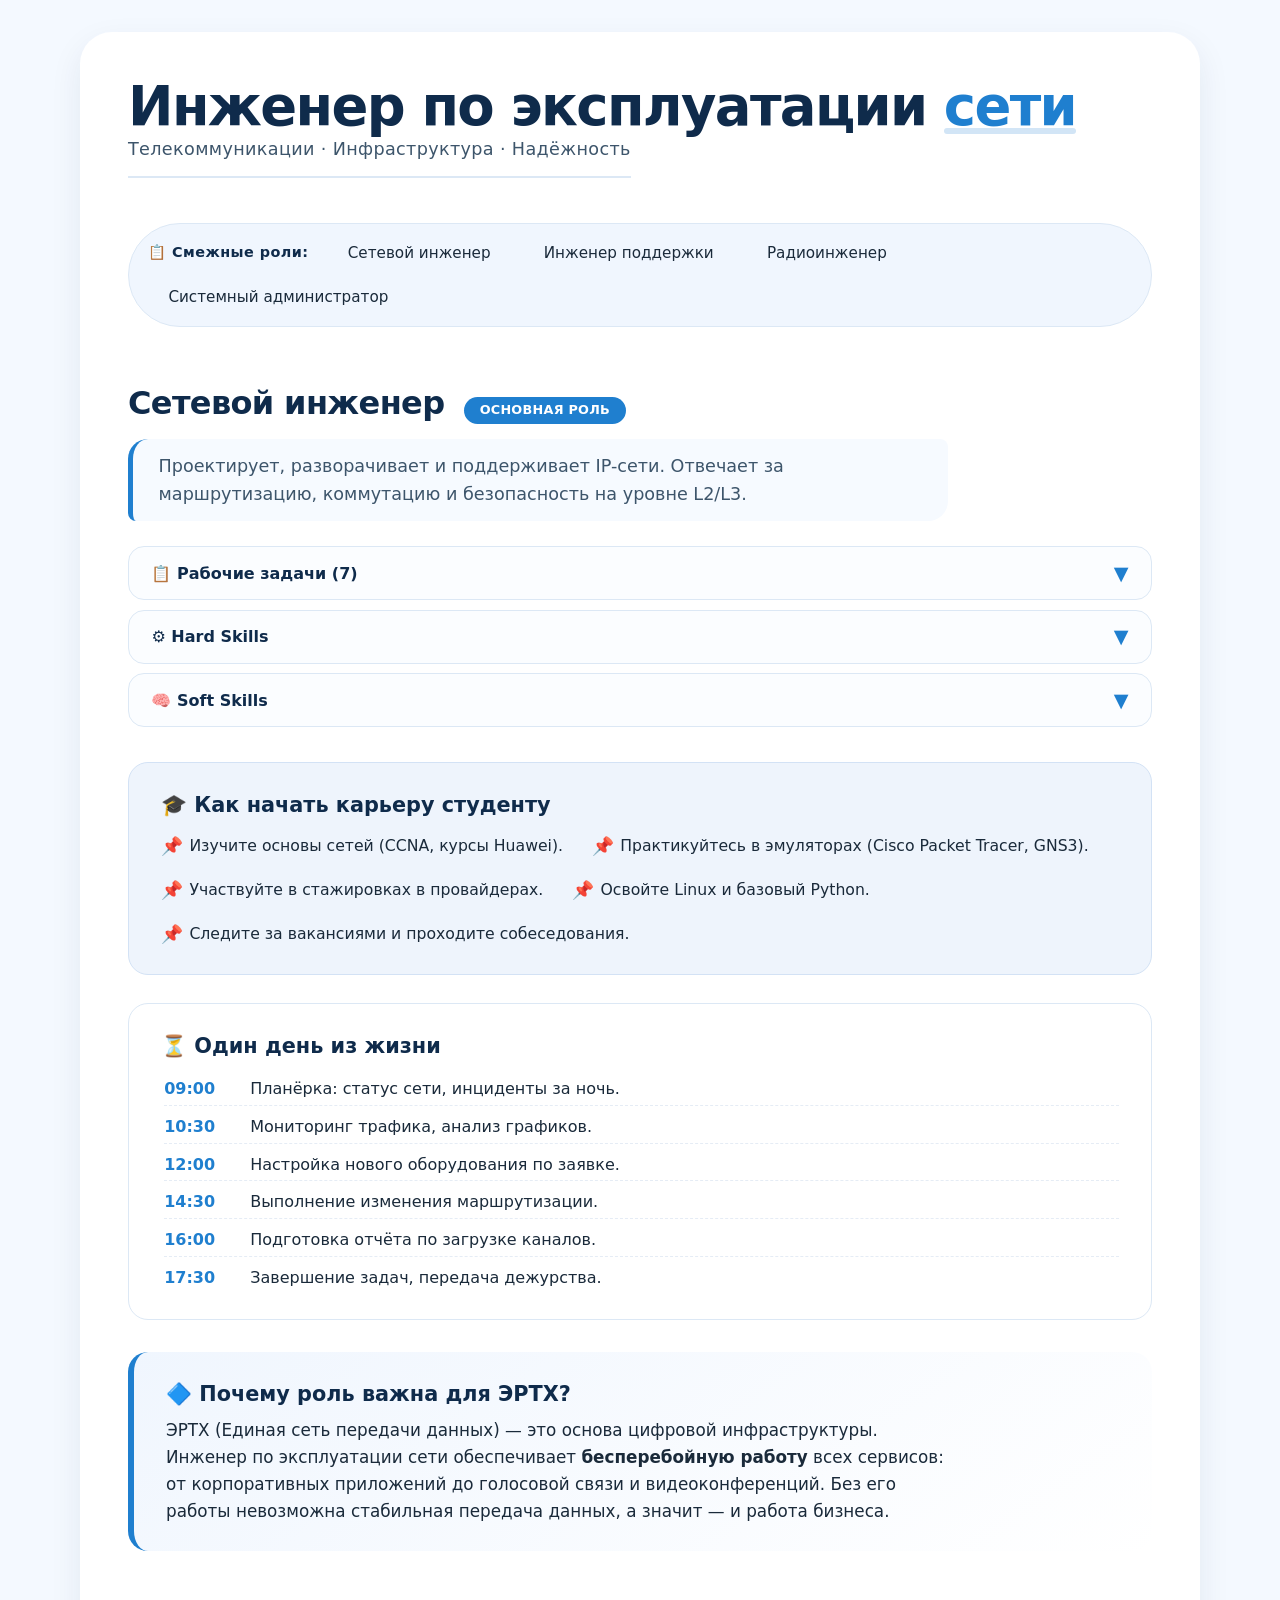
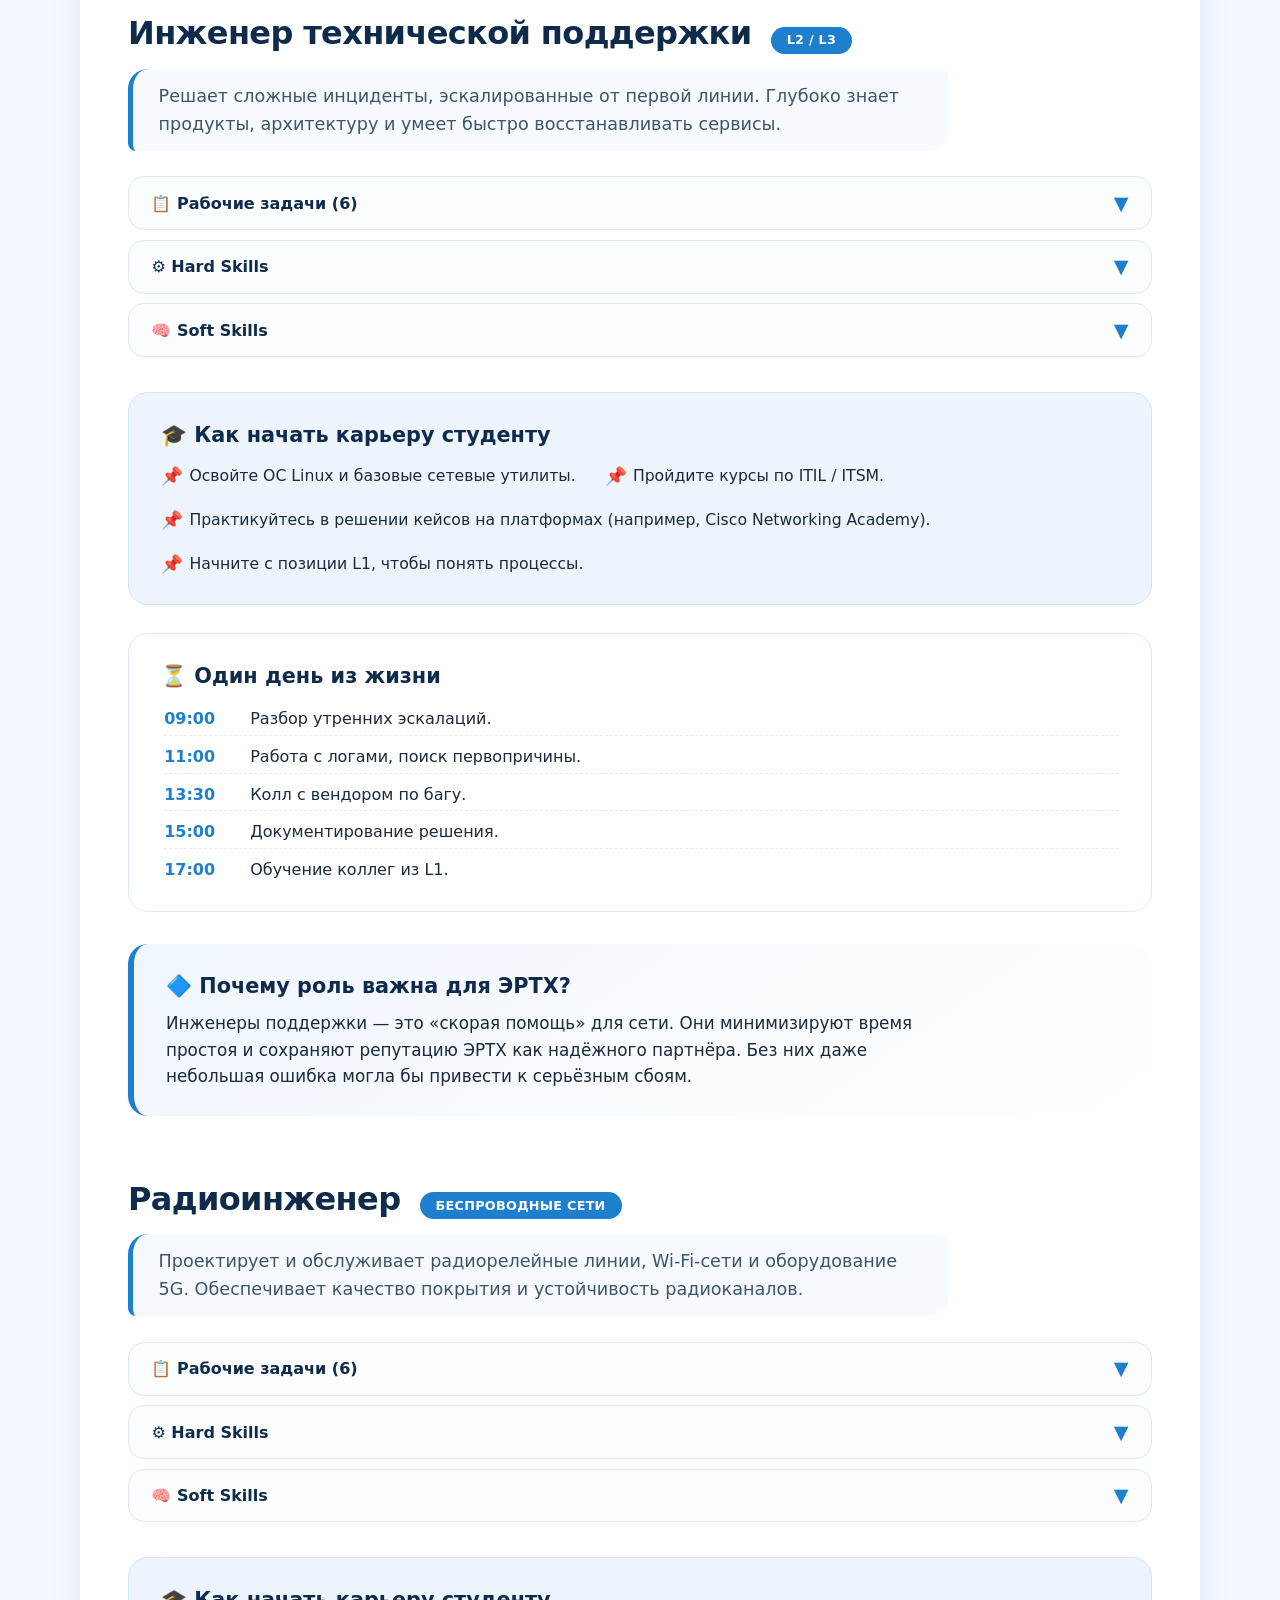
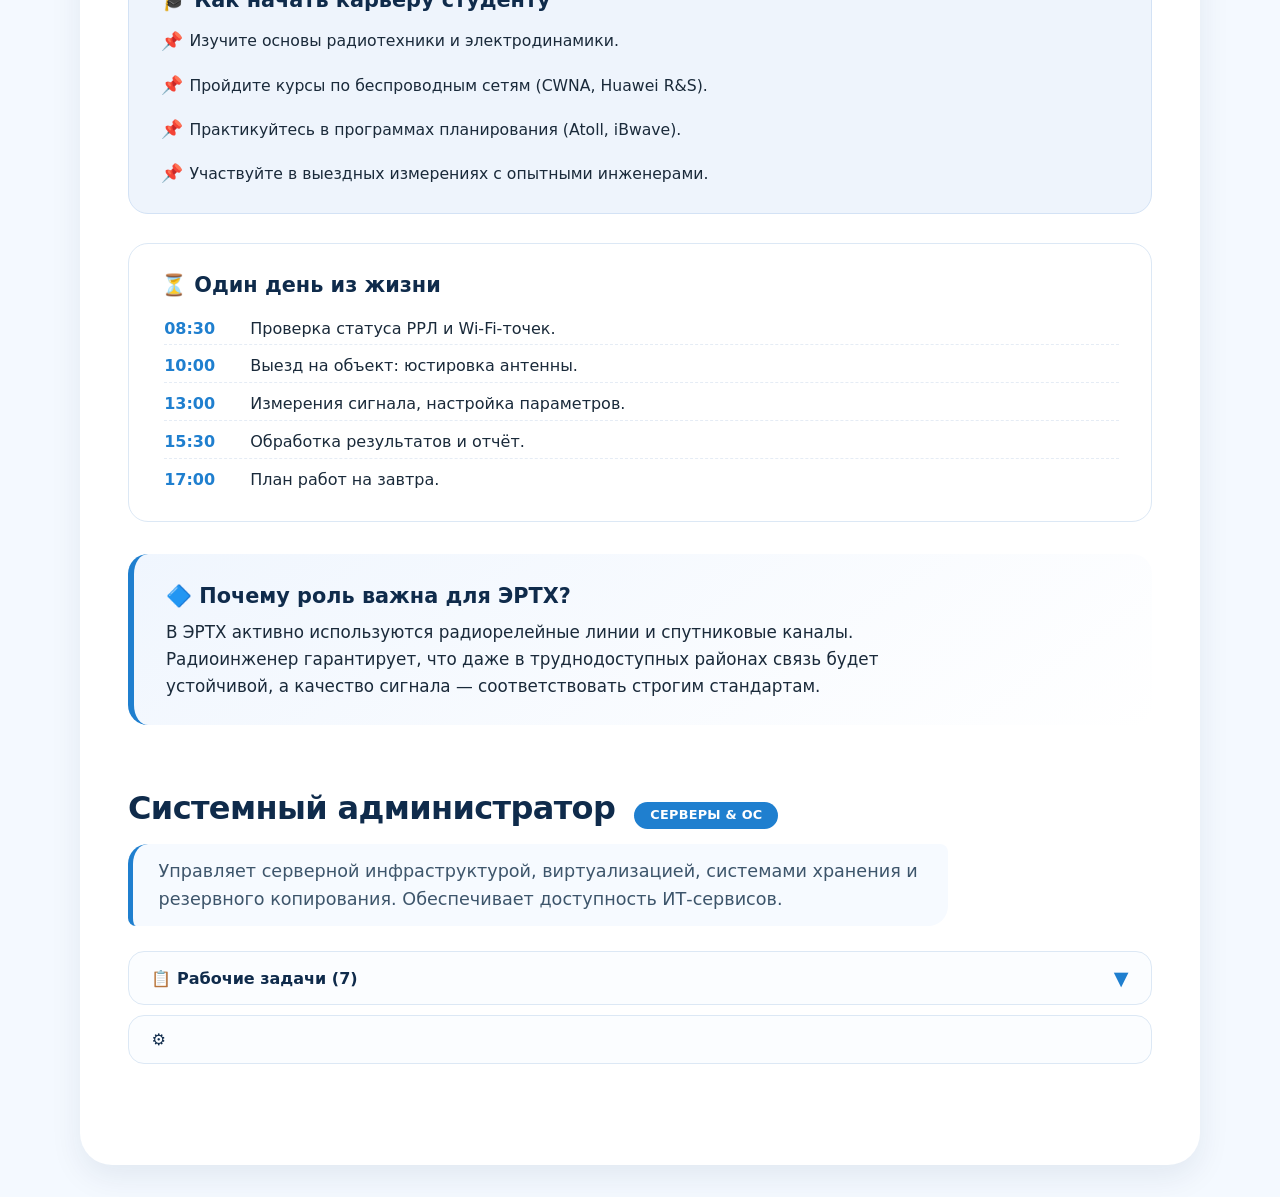
<file: apps/viewer/data/proto/index_1.html>
<!DOCTYPE html>
<html lang="ru">
<head>
    <meta charset="UTF-8" />
    <meta name="viewport" content="width=device-width, initial-scale=1.0" />
    <title>Инженер по эксплуатации сети | Профессия</title>

    <style>
        /* ----- БАЗОВЫЙ СБРОС И ПЕРЕМЕННЫЕ ----- */
        * {
            margin: 0;
            padding: 0;
            box-sizing: border-box;
        }

        :root {
            --primary: #0f2b4b;
            --primary-light: #1a5f9e;
            --accent: #1f7fcf;
            --bg-light: #f4f9ff;
            --text-dark: #1a2a3a;
            --text-muted: #3d556b;
            --border-soft: #dce8f5;
            --shadow-card: 0 12px 32px rgba(15, 43, 75, 0.08);
            --radius-lg: 32px;
            --radius-md: 20px;
            --transition: 0.25s cubic-bezier(0.2, 0, 0, 1);
        }

        html {
            scroll-behavior: smooth;
        }

        body {
            font-family: system-ui, -apple-system, 'Segoe UI', Roboto, 'Helvetica Neue', sans-serif;
            background: var(--bg-light);
            color: var(--text-dark);
            line-height: 1.6;
            padding: 2rem 1.5rem;
        }

        .container {
            max-width: 1120px;
            margin: 0 auto;
            background: #ffffff;
            border-radius: var(--radius-lg);
            padding: 2.8rem 3rem 3.5rem;
            box-shadow: var(--shadow-card);
            transition: box-shadow var(--transition);
        }

        .container:hover {
            box-shadow: 0 20px 48px rgba(15, 43, 75, 0.12);
        }

        /* ----- ШАПКА (HEADER) ----- */
        .header {
            margin-bottom: 2.8rem;
        }

        .main-title {
            font-size: 3.4rem;
            font-weight: 750;
            letter-spacing: -0.03em;
            line-height: 1.1;
            color: var(--primary);
        }

        .main-title .accent {
            color: var(--accent);
            position: relative;
        }
        .main-title .accent::after {
            content: '';
            position: absolute;
            left: 0;
            bottom: 4px;
            width: 100%;
            height: 6px;
            background: var(--accent);
            opacity: 0.2;
            border-radius: 4px;
        }

        .title-sub {
            font-size: 1.1rem;
            font-weight: 450;
            color: var(--text-muted);
            margin-top: -0.1rem;
            letter-spacing: 0.02em;
            border-bottom: 2px solid var(--border-soft);
            padding-bottom: 0.8rem;
            display: inline-block;
        }

        /* ----- НАВИГАЦИЯ ПО ПРОФЕССИЯМ (СПИСОК) ----- */
        .prof-nav {
            background: #f0f6fe;
            border-radius: 60px;
            padding: 0.6rem 1.2rem;
            margin-bottom: 2.8rem;
            display: flex;
            flex-wrap: wrap;
            align-items: center;
            gap: 0.3rem 0.8rem;
            border: 1px solid var(--border-soft);
        }

        .prof-nav-label {
            font-weight: 600;
            color: var(--primary);
            font-size: 0.9rem;
            letter-spacing: 0.03em;
            margin-right: 0.4rem;
        }

        .prof-link {
            display: inline-block;
            padding: 0.4rem 1.2rem;
            border-radius: 40px;
            font-size: 0.95rem;
            font-weight: 500;
            color: var(--text-dark);
            background: transparent;
            border: 1px solid transparent;
            transition: var(--transition);
            cursor: pointer;
            text-decoration: none;
        }

        .prof-link:hover {
            background: #ffffff;
            border-color: var(--accent);
            color: var(--primary);
            box-shadow: 0 4px 12px rgba(26, 95, 158, 0.08);
            transform: translateY(-2px);
        }

        .prof-link:active {
            transform: scale(0.96);
        }

        /* ----- ОПИСАНИЕ ПРОФЕССИЙ (КАРТОЧКИ) ----- */
        .prof-section {
            margin-bottom: 3.2rem;
            padding-top: 0.4rem;
            scroll-margin-top: 1.2rem;
        }

        .prof-section:last-of-type {
            margin-bottom: 2.8rem;
        }

        .prof-header {
            display: flex;
            align-items: baseline;
            flex-wrap: wrap;
            gap: 0.6rem 1.2rem;
            margin-bottom: 0.6rem;
        }

        .prof-name {
            font-size: 2rem;
            font-weight: 700;
            color: var(--primary);
            letter-spacing: -0.02em;
        }

        .prof-badge {
            font-size: 0.8rem;
            font-weight: 600;
            background: var(--accent);
            color: #fff;
            padding: 0.2rem 1rem;
            border-radius: 40px;
            letter-spacing: 0.02em;
            text-transform: uppercase;
        }

        .prof-desc {
            font-size: 1.1rem;
            color: var(--text-muted);
            background: #f6faff;
            padding: 0.8rem 1.6rem;
            border-radius: 20px 8px 20px 8px;
            border-left: 5px solid var(--accent);
            margin-bottom: 1.6rem;
            max-width: 820px;
        }

        /* ----- СПОЙЛЕРЫ (аккордеон) ----- */
        .spoiler-group {
            display: flex;
            flex-direction: column;
            gap: 0.6rem;
            margin: 1.2rem 0 1.8rem;
        }

        .spoiler-item {
            border: 1px solid var(--border-soft);
            border-radius: 16px;
            overflow: hidden;
            background: #fbfdff;
            transition: border-color var(--transition);
        }

        .spoiler-item:hover {
            border-color: #b6cee9;
        }

        .spoiler-toggle {
            display: flex;
            justify-content: space-between;
            align-items: center;
            width: 100%;
            padding: 0.9rem 1.4rem;
            background: transparent;
            border: none;
            font-size: 1rem;
            font-weight: 600;
            color: var(--primary);
            cursor: pointer;
            transition: background var(--transition);
            text-align: left;
            font-family: inherit;
        }

        .spoiler-toggle:hover {
            background: #eef5fe;
        }

        .spoiler-toggle .arrow {
            font-size: 1.2rem;
            transition: transform var(--transition);
            color: var(--accent);
        }

        .spoiler-content {
            max-height: 0;
            overflow: hidden;
            transition: max-height 0.35s ease, padding 0.3s ease;
            padding: 0 1.4rem;
            background: #ffffff;
        }

        .spoiler-content-inner {
            padding: 0.4rem 0 1.2rem;
            color: var(--text-dark);
        }

        .spoiler-content-inner ul {
            list-style: none;
            padding-left: 0.4rem;
        }

        .spoiler-content-inner li {
            position: relative;
            padding-left: 1.6rem;
            margin-bottom: 0.35rem;
        }

        .spoiler-content-inner li::before {
            content: "▹";
            position: absolute;
            left: 0;
            color: var(--accent);
            font-weight: 600;
        }

        .skills-grid {
            display: flex;
            flex-wrap: wrap;
            gap: 0.6rem 1rem;
            margin-top: 0.4rem;
        }

        .skill-tag {
            background: #e8f0fe;
            padding: 0.2rem 1rem;
            border-radius: 40px;
            font-size: 0.9rem;
            color: var(--primary);
            font-weight: 500;
        }

        .skill-tag.soft {
            background: #e6f3e8;
            color: #1d6b3a;
        }

        /* Открытое состояние — через класс .open (добавляется JS) */
        .spoiler-item.open .spoiler-content {
            max-height: 600px;
            padding: 0 1.4rem;
        }

        .spoiler-item.open .arrow {
            transform: rotate(180deg);
        }

        /* ----- БЛОК "КАК НАЧАТЬ КАРЬЕРУ" ----- */
        .career-block {
            background: #eef4fc;
            border-radius: var(--radius-md);
            padding: 1.6rem 2rem;
            margin: 2.2rem 0 1.8rem;
            border: 1px solid #d3e2f5;
        }

        .career-block h3 {
            font-size: 1.3rem;
            color: var(--primary);
            margin-bottom: 0.6rem;
            display: flex;
            align-items: center;
            gap: 0.6rem;
        }

        .career-steps {
            display: flex;
            flex-wrap: wrap;
            gap: 1rem 1.8rem;
            list-style: none;
            padding-left: 0;
        }

        .career-steps li {
            display: flex;
            align-items: center;
            gap: 0.4rem;
            font-size: 0.98rem;
        }

        .career-steps li::before {
            content: "📌";
            font-size: 1.1rem;
        }

        /* ----- БЛОК "ОДИН ДЕНЬ ИЗ ЖИЗНИ" ----- */
        .day-block {
            background: #ffffff;
            border-radius: var(--radius-md);
            padding: 1.6rem 2rem;
            margin: 1.8rem 0;
            border: 1px solid var(--border-soft);
        }

        .day-block h3 {
            font-size: 1.3rem;
            color: var(--primary);
            display: flex;
            align-items: center;
            gap: 0.6rem;
            margin-bottom: 0.6rem;
        }

        .day-timeline {
            display: flex;
            flex-direction: column;
            gap: 0.3rem;
            padding-left: 0.2rem;
        }

        .day-timeline-item {
            display: flex;
            gap: 1rem;
            padding: 0.2rem 0;
            border-bottom: 1px dashed #e5ecf5;
        }

        .day-timeline-item:last-child {
            border-bottom: none;
        }

        .day-time {
            font-weight: 600;
            color: var(--accent);
            min-width: 70px;
            flex-shrink: 0;
        }

        /* ----- БЛОК "ПОЧЕМУ РОЛЬ ВАЖНА ДЛЯ ЭРТХ" ----- */
        .importance-block {
            background: linear-gradient(145deg, #f0f6fe, #ffffff);
            border-radius: var(--radius-md);
            padding: 1.6rem 2rem;
            margin: 2rem 0 0.6rem;
            border-left: 6px solid var(--accent);
        }

        .importance-block h3 {
            font-size: 1.3rem;
            color: var(--primary);
            display: flex;
            align-items: center;
            gap: 0.6rem;
            margin-bottom: 0.4rem;
        }

        .importance-block p {
            font-size: 1.05rem;
            color: var(--text-dark);
            max-width: 780px;
        }

        /* ----- АДАПТИВНОСТЬ ----- */
        @media (max-width: 820px) {
            .container {
                padding: 1.8rem 1.4rem 2.2rem;
            }
            .main-title {
                font-size: 2.5rem;
            }
            .prof-nav {
                border-radius: 30px;
                padding: 0.6rem 1rem;
            }
            .prof-link {
                font-size: 0.85rem;
                padding: 0.3rem 0.9rem;
            }
            .prof-name {
                font-size: 1.7rem;
            }
        }

        @media (max-width: 500px) {
            body {
                padding: 0.8rem;
            }
            .container {
                padding: 1.2rem 1rem 1.8rem;
                border-radius: 24px;
            }
            .main-title {
                font-size: 2rem;
            }
            .title-sub {
                font-size: 0.9rem;
            }
            .prof-nav {
                flex-direction: column;
                align-items: stretch;
                border-radius: 20px;
                gap: 0.2rem;
            }
            .prof-link {
                text-align: center;
                padding: 0.5rem 0.8rem;
                border-radius: 30px;
            }
            .prof-desc {
                font-size: 0.95rem;
                padding: 0.6rem 1rem;
            }
            .prof-name {
                font-size: 1.4rem;
            }
            .spoiler-toggle {
                font-size: 0.9rem;
                padding: 0.7rem 1rem;
            }
            .career-steps {
                flex-direction: column;
                gap: 0.3rem;
            }
            .day-timeline-item {
                flex-wrap: wrap;
                gap: 0.1rem;
            }
            .day-time {
                min-width: 60px;
            }
            .importance-block p {
                font-size: 0.95rem;
            }
        }
    </style>
</head>
<body>

<div class="container">

    <!-- ========== ШАПКА ========== -->
    <header class="header">
        <h1 class="main-title">
            Инженер по эксплуатации <span class="accent">сети</span>
        </h1>
        <div class="title-sub">Телекоммуникации · Инфраструктура · Надёжность</div>
    </header>

    <!-- ========== НАВИГАЦИЯ ПО ПРОФЕССИЯМ ========== -->
    <nav class="prof-nav">
        <span class="prof-nav-label">📋 Смежные роли:</span>
        <a href="#prof-network" class="prof-link">Сетевой инженер</a>
        <a href="#prof-support" class="prof-link">Инженер поддержки</a>
        <a href="#prof-radio" class="prof-link">Радиоинженер</a>
        <a href="#prof-sysadmin" class="prof-link">Системный администратор</a>
    </nav>

    <!-- ========================================================== -->
    <!-- 1. ПРОФЕССИЯ: СЕТЕВОЙ ИНЖЕНЕР (ОСНОВНАЯ)                   -->
    <!-- ========================================================== -->
    <section class="prof-section" id="prof-network">
        <div class="prof-header">
            <h2 class="prof-name">Сетевой инженер</h2>
            <span class="prof-badge">основная роль</span>
        </div>
        <div class="prof-desc">
            Проектирует, разворачивает и поддерживает IP-сети. Отвечает за маршрутизацию,
            коммутацию и безопасность на уровне L2/L3.
        </div>

        <!-- СПОЙЛЕРЫ (ЗАДАЧИ, HARD SKILLS, SOFT SKILLS) -->
        <div class="spoiler-group">
            <!-- Задачи -->
            <div class="spoiler-item">
                <button class="spoiler-toggle" aria-expanded="false">
                    <span>📋 Рабочие задачи (7)</span>
                    <span class="arrow">▼</span>
                </button>
                <div class="spoiler-content">
                    <div class="spoiler-content-inner">
                        <ul>
                            <li>Настройка и мониторинг маршрутизаторов (Cisco, Huawei, Juniper).</li>
                            <li>Оптимизация трафика и управление QoS.</li>
                            <li>Диагностика и устранение аварий (troubleshooting).</li>
                            <li>Планирование и резервирование каналов связи.</li>
                            <li>Внедрение политик безопасности (ACL, VPN, Firewall).</li>
                            <li>Документирование сетевой топологии и изменений.</li>
                            <li>Взаимодействие с провайдерами и заказчиками.</li>
                        </ul>
                    </div>
                </div>
            </div>

            <!-- Hard Skills -->
            <div class="spoiler-item">
                <button class="spoiler-toggle" aria-expanded="false">
                    <span>⚙️ Hard Skills</span>
                    <span class="arrow">▼</span>
                </button>
                <div class="spoiler-content">
                    <div class="spoiler-content-inner">
                        <div class="skills-grid">
                            <span class="skill-tag">TCP/IP, BGP, OSPF, MPLS</span>
                            <span class="skill-tag">Cisco IOS / NX-OS</span>
                            <span class="skill-tag">Huawei VRP</span>
                            <span class="skill-tag">Zabbix / Prometheus</span>
                            <span class="skill-tag">Wireshark, tcpdump</span>
                            <span class="skill-tag">Python (автоматизация)</span>
                            <span class="skill-tag">SDN / NFV</span>
                        </div>
                    </div>
                </div>
            </div>

            <!-- Soft Skills -->
            <div class="spoiler-item">
                <button class="spoiler-toggle" aria-expanded="false">
                    <span>🧠 Soft Skills</span>
                    <span class="arrow">▼</span>
                </button>
                <div class="spoiler-content">
                    <div class="spoiler-content-inner">
                        <div class="skills-grid">
                            <span class="skill-tag soft">Аналитическое мышление</span>
                            <span class="skill-tag soft">Стрессоустойчивость</span>
                            <span class="skill-tag soft">Коммуникация</span>
                            <span class="skill-tag soft">Командная работа</span>
                            <span class="skill-tag soft">Системное мышление</span>
                            <span class="skill-tag soft">Самоорганизация</span>
                        </div>
                    </div>
                </div>
            </div>
        </div>

        <!-- КАК НАЧАТЬ КАРЬЕРУ СТУДЕНТУ -->
        <div class="career-block">
            <h3>🎓 Как начать карьеру студенту</h3>
            <ul class="career-steps">
                <li>Изучите основы сетей (CCNA, курсы Huawei).</li>
                <li>Практикуйтесь в эмуляторах (Cisco Packet Tracer, GNS3).</li>
                <li>Участвуйте в стажировках в провайдерах.</li>
                <li>Освойте Linux и базовый Python.</li>
                <li>Следите за вакансиями и проходите собеседования.</li>
            </ul>
        </div>

        <!-- ОДИН ДЕНЬ ИЗ ЖИЗНИ -->
        <div class="day-block">
            <h3>⏳ Один день из жизни</h3>
            <div class="day-timeline">
                <div class="day-timeline-item"><span class="day-time">09:00</span>Планёрка: статус сети, инциденты за ночь.</div>
                <div class="day-timeline-item"><span class="day-time">10:30</span>Мониторинг трафика, анализ графиков.</div>
                <div class="day-timeline-item"><span class="day-time">12:00</span>Настройка нового оборудования по заявке.</div>
                <div class="day-timeline-item"><span class="day-time">14:30</span>Выполнение изменения маршрутизации.</div>
                <div class="day-timeline-item"><span class="day-time">16:00</span>Подготовка отчёта по загрузке каналов.</div>
                <div class="day-timeline-item"><span class="day-time">17:30</span>Завершение задач, передача дежурства.</div>
            </div>
        </div>

        <!-- ПОЧЕМУ РОЛЬ ВАЖНА ДЛЯ ЭРТХ -->
        <div class="importance-block">
            <h3>🔷 Почему роль важна для ЭРТХ?</h3>
            <p>
                ЭРТХ (Единая сеть передачи данных) — это основа цифровой инфраструктуры.
                Инженер по эксплуатации сети обеспечивает <strong>бесперебойную работу</strong>
                всех сервисов: от корпоративных приложений до голосовой связи и видеоконференций.
                Без его работы невозможна стабильная передача данных, а значит — и работа бизнеса.
            </p>
        </div>
    </section>

    <!-- ========================================================== -->
    <!-- 2. ПРОФЕССИЯ: ИНЖЕНЕР ПОДДЕРЖКИ                             -->
    <!-- ========================================================== -->
    <section class="prof-section" id="prof-support">
        <div class="prof-header">
            <h2 class="prof-name">Инженер технической поддержки</h2>
            <span class="prof-badge">L2 / L3</span>
        </div>
        <div class="prof-desc">
            Решает сложные инциденты, эскалированные от первой линии. Глубоко знает продукты,
            архитектуру и умеет быстро восстанавливать сервисы.
        </div>

        <div class="spoiler-group">
            <div class="spoiler-item">
                <button class="spoiler-toggle" aria-expanded="false">
                    <span>📋 Рабочие задачи (6)</span>
                    <span class="arrow">▼</span>
                </button>
                <div class="spoiler-content">
                    <div class="spoiler-content-inner">
                        <ul>
                            <li>Приём и квалификация сложных заявок.</li>
                            <li>Анализ логов, дампов и трассировок.</li>
                            <li>Восстановление сервисов по регламентам.</li>
                            <li>Взаимодействие с разработкой и вендорами.</li>
                            <li>Составление баз знаний и статей для L1.</li>
                            <li>Обучение младших специалистов.</li>
                        </ul>
                    </div>
                </div>
            </div>
            <div class="spoiler-item">
                <button class="spoiler-toggle" aria-expanded="false">
                    <span>⚙️ Hard Skills</span>
                    <span class="arrow">▼</span>
                </button>
                <div class="spoiler-content">
                    <div class="spoiler-content-inner">
                        <div class="skills-grid">
                            <span class="skill-tag">Linux / Windows Server</span>
                            <span class="skill-tag">Стек TCP/IP, DNS, DHCP</span>
                            <span class="skill-tag">Базы данных (SQL)</span>
                            <span class="skill-tag">Скриптинг (Bash, Python)</span>
                            <span class="skill-tag">Jira / ServiceNow</span>
                        </div>
                    </div>
                </div>
            </div>
            <div class="spoiler-item">
                <button class="spoiler-toggle" aria-expanded="false">
                    <span>🧠 Soft Skills</span>
                    <span class="arrow">▼</span>
                </button>
                <div class="spoiler-content">
                    <div class="spoiler-content-inner">
                        <div class="skills-grid">
                            <span class="skill-tag soft">Эмпатия и терпение</span>
                            <span class="skill-tag soft">Системное мышление</span>
                            <span class="skill-tag soft">Умение объяснять сложное</span>
                            <span class="skill-tag soft">Самодисциплина</span>
                        </div>
                    </div>
                </div>
            </div>
        </div>

        <div class="career-block">
            <h3>🎓 Как начать карьеру студенту</h3>
            <ul class="career-steps">
                <li>Освойте ОС Linux и базовые сетевые утилиты.</li>
                <li>Пройдите курсы по ITIL / ITSM.</li>
                <li>Практикуйтесь в решении кейсов на платформах (например, Cisco Networking Academy).</li>
                <li>Начните с позиции L1, чтобы понять процессы.</li>
            </ul>
        </div>

        <div class="day-block">
            <h3>⏳ Один день из жизни</h3>
            <div class="day-timeline">
                <div class="day-timeline-item"><span class="day-time">09:00</span>Разбор утренних эскалаций.</div>
                <div class="day-timeline-item"><span class="day-time">11:00</span>Работа с логами, поиск первопричины.</div>
                <div class="day-timeline-item"><span class="day-time">13:30</span>Колл с вендором по багу.</div>
                <div class="day-timeline-item"><span class="day-time">15:00</span>Документирование решения.</div>
                <div class="day-timeline-item"><span class="day-time">17:00</span>Обучение коллег из L1.</div>
            </div>
        </div>

        <div class="importance-block">
            <h3>🔷 Почему роль важна для ЭРТХ?</h3>
            <p>
                Инженеры поддержки — это «скорая помощь» для сети. Они минимизируют время простоя
                и сохраняют репутацию ЭРТХ как надёжного партнёра. Без них даже небольшая ошибка
                могла бы привести к серьёзным сбоям.
            </p>
        </div>
    </section>

    <!-- ========================================================== -->
    <!-- 3. ПРОФЕССИЯ: РАДИОИНЖЕНЕР                                 -->
    <!-- ========================================================== -->
    <section class="prof-section" id="prof-radio">
        <div class="prof-header">
            <h2 class="prof-name">Радиоинженер</h2>
            <span class="prof-badge">Беспроводные сети</span>
        </div>
        <div class="prof-desc">
            Проектирует и обслуживает радиорелейные линии, Wi-Fi-сети и оборудование 5G.
            Обеспечивает качество покрытия и устойчивость радиоканалов.
        </div>

        <div class="spoiler-group">
            <div class="spoiler-item">
                <button class="spoiler-toggle" aria-expanded="false">
                    <span>📋 Рабочие задачи (6)</span>
                    <span class="arrow">▼</span>
                </button>
                <div class="spoiler-content">
                    <div class="spoiler-content-inner">
                        <ul>
                            <li>Измерение уровня сигнала и качества канала.</li>
                            <li>Настройка радиорелейных станций (RRL).</li>
                            <li>Планирование частот и минимизация помех.</li>
                            <li>Мониторинг параметров беспроводных сегментов.</li>
                            <li>Выезды на объекты для пуско-наладочных работ.</li>
                            <li>Анализ статистики и отчёты по покрытию.</li>
                        </ul>
                    </div>
                </div>
            </div>
            <div class="spoiler-item">
                <button class="spoiler-toggle" aria-expanded="false">
                    <span>⚙️ Hard Skills</span>
                    <span class="arrow">▼</span>
                </button>
                <div class="spoiler-content">
                    <div class="spoiler-content-inner">
                        <div class="skills-grid">
                            <span class="skill-tag">Радиоволны, частотное планирование</span>
                            <span class="skill-tag">Оборудование: Huawei, Ericsson</span>
                            <span class="skill-tag">Wi-Fi 6 / 5G NR</span>
                            <span class="skill-tag">Спектроанализаторы</span>
                            <span class="skill-tag">iBwave, Atoll</span>
                        </div>
                    </div>
                </div>
            </div>
            <div class="spoiler-item">
                <button class="spoiler-toggle" aria-expanded="false">
                    <span>🧠 Soft Skills</span>
                    <span class="arrow">▼</span>
                </button>
                <div class="spoiler-content">
                    <div class="spoiler-content-inner">
                        <div class="skills-grid">
                            <span class="skill-tag soft">Пространственное мышление</span>
                            <span class="skill-tag soft">Работа руками (монтаж)</span>
                            <span class="skill-tag soft">Внимание к деталям</span>
                            <span class="skill-tag soft">Коммуникация с подрядчиками</span>
                        </div>
                    </div>
                </div>
            </div>
        </div>

        <div class="career-block">
            <h3>🎓 Как начать карьеру студенту</h3>
            <ul class="career-steps">
                <li>Изучите основы радиотехники и электродинамики.</li>
                <li>Пройдите курсы по беспроводным сетям (CWNA, Huawei R&S).</li>
                <li>Практикуйтесь в программах планирования (Atoll, iBwave).</li>
                <li>Участвуйте в выездных измерениях с опытными инженерами.</li>
            </ul>
        </div>

        <div class="day-block">
            <h3>⏳ Один день из жизни</h3>
            <div class="day-timeline">
                <div class="day-timeline-item"><span class="day-time">08:30</span>Проверка статуса РРЛ и Wi-Fi-точек.</div>
                <div class="day-timeline-item"><span class="day-time">10:00</span>Выезд на объект: юстировка антенны.</div>
                <div class="day-timeline-item"><span class="day-time">13:00</span>Измерения сигнала, настройка параметров.</div>
                <div class="day-timeline-item"><span class="day-time">15:30</span>Обработка результатов и отчёт.</div>
                <div class="day-timeline-item"><span class="day-time">17:00</span>План работ на завтра.</div>
            </div>
        </div>

        <div class="importance-block">
            <h3>🔷 Почему роль важна для ЭРТХ?</h3>
            <p>
                В ЭРТХ активно используются радиорелейные линии и спутниковые каналы.
                Радиоинженер гарантирует, что даже в труднодоступных районах связь будет
                устойчивой, а качество сигнала — соответствовать строгим стандартам.
            </p>
        </div>
    </section>

    <!-- ========================================================== -->
    <!-- 4. ПРОФЕССИЯ: СИСТЕМНЫЙ АДМИНИСТРАТОР                       -->
    <!-- ========================================================== -->
    <section class="prof-section" id="prof-sysadmin">
        <div class="prof-header">
            <h2 class="prof-name">Системный администратор</h2>
            <span class="prof-badge">Серверы & ОС</span>
        </div>
        <div class="prof-desc">
            Управляет серверной инфраструктурой, виртуализацией, системами хранения
            и резервного копирования. Обеспечивает доступность ИТ-сервисов.
        </div>

        <div class="spoiler-group">
            <div class="spoiler-item">
                <button class="spoiler-toggle" aria-expanded="false">
                    <span>📋 Рабочие задачи (7)</span>
                    <span class="arrow">▼</span>
                </button>
                <div class="spoiler-content">
                    <div class="spoiler-content-inner">
                        <ul>
                            <li>Установка и настройка серверных ОС (Linux, Windows).</li>
                            <li>Мониторинг ресурсов (CPU, RAM, диски).</li>
                            <li>Резервное копирование и восстановление данных.</li>
                            <li>Управление виртуальными средами (VMware, KVM).</li>
                            <li>Обновления ПО и патчи безопасности.</li>
                            <li>Автоматизация рутинных задач (Ansible, PowerShell).</li>
                            <li>Администрирование Active Directory и DNS.</li>
                        </ul>
                    </div>
                </div>
            </div>
            <div class="spoiler-item">
                <button class="spoiler-toggle" aria-expanded="false">
                    <span>⚙
</file>
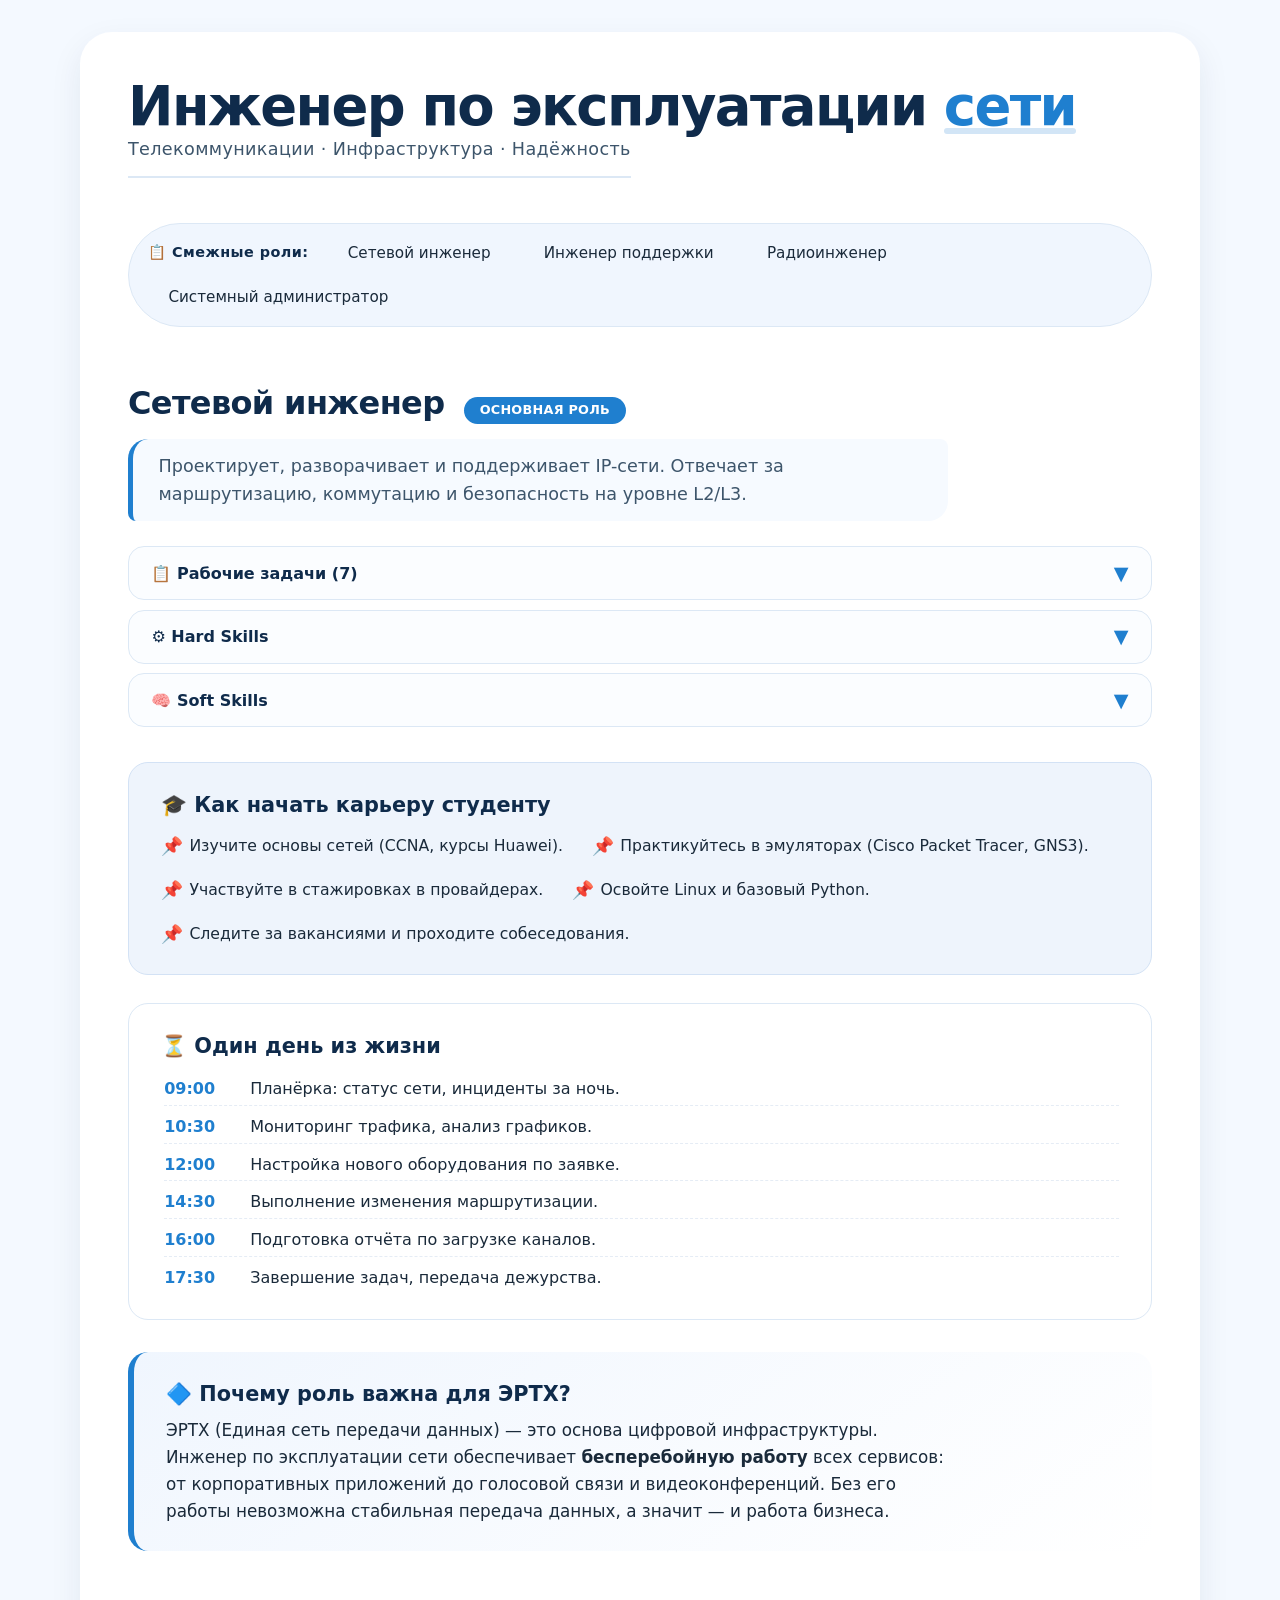
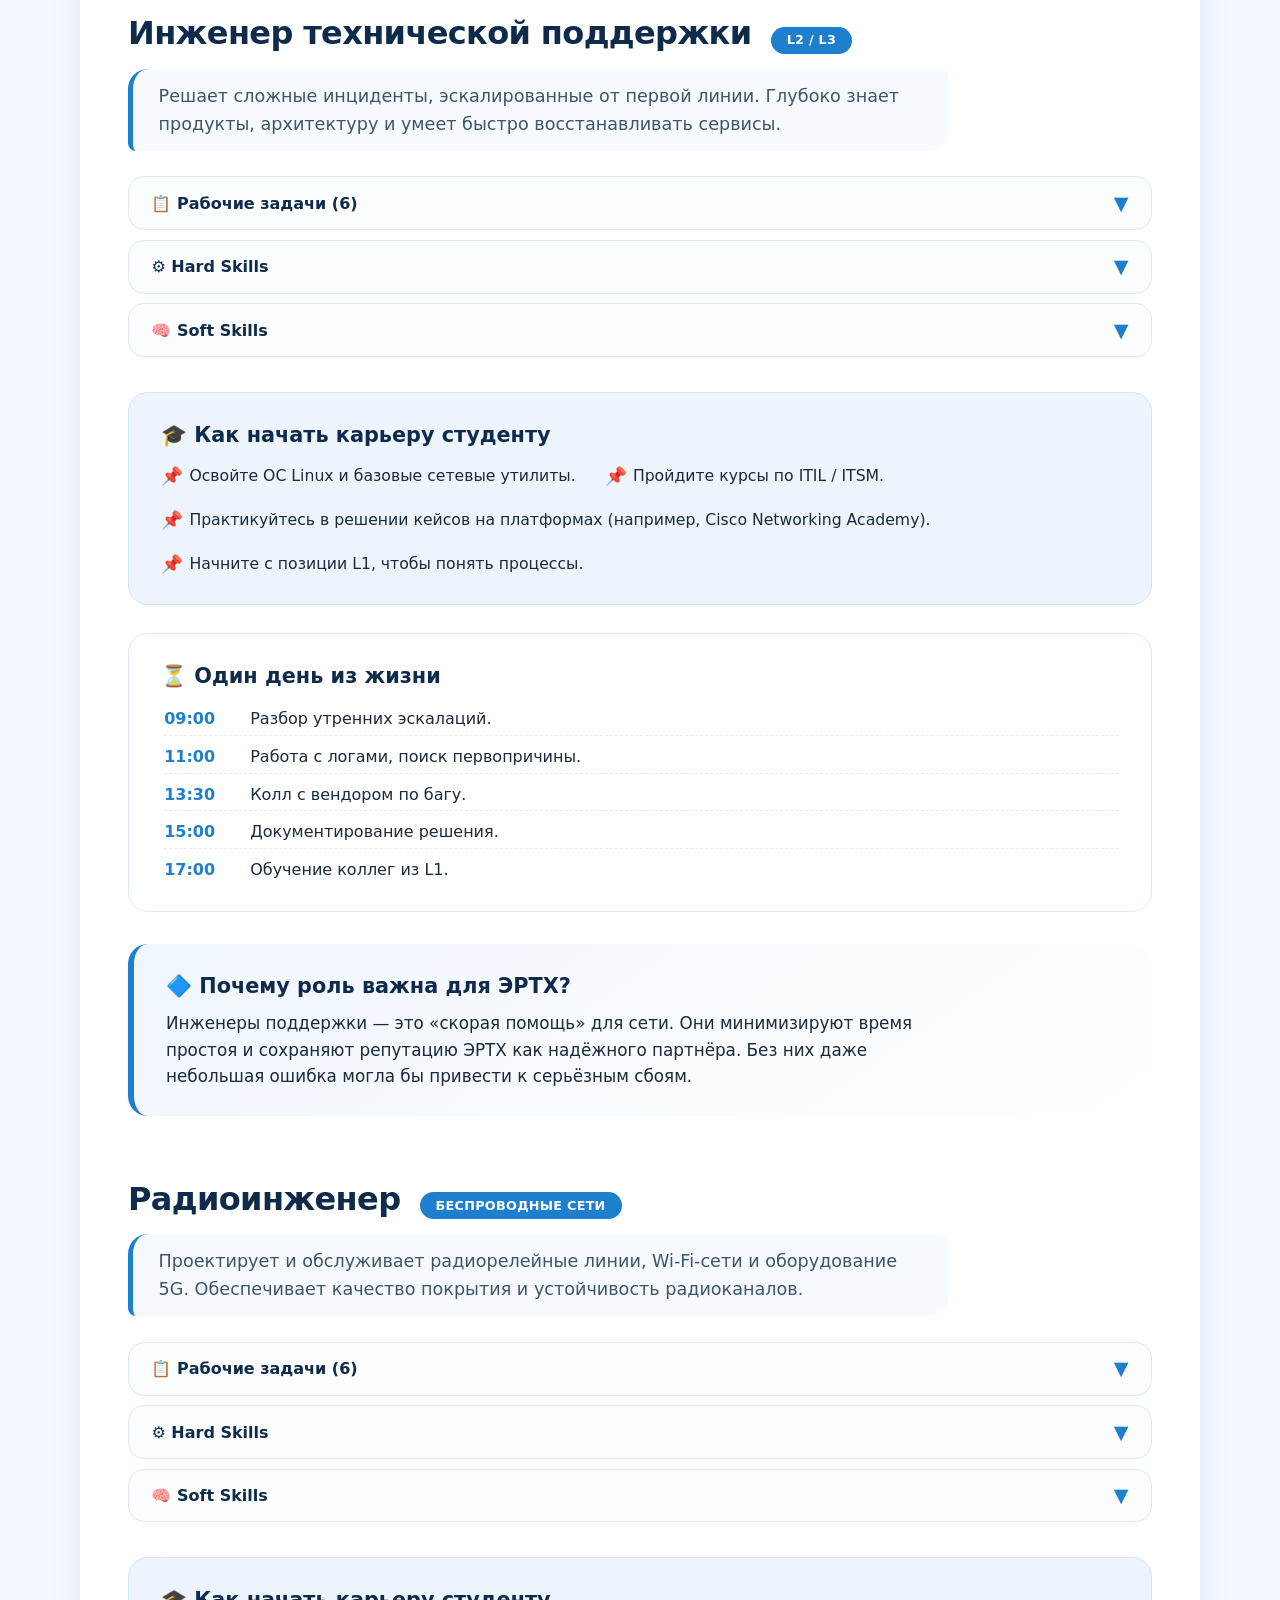
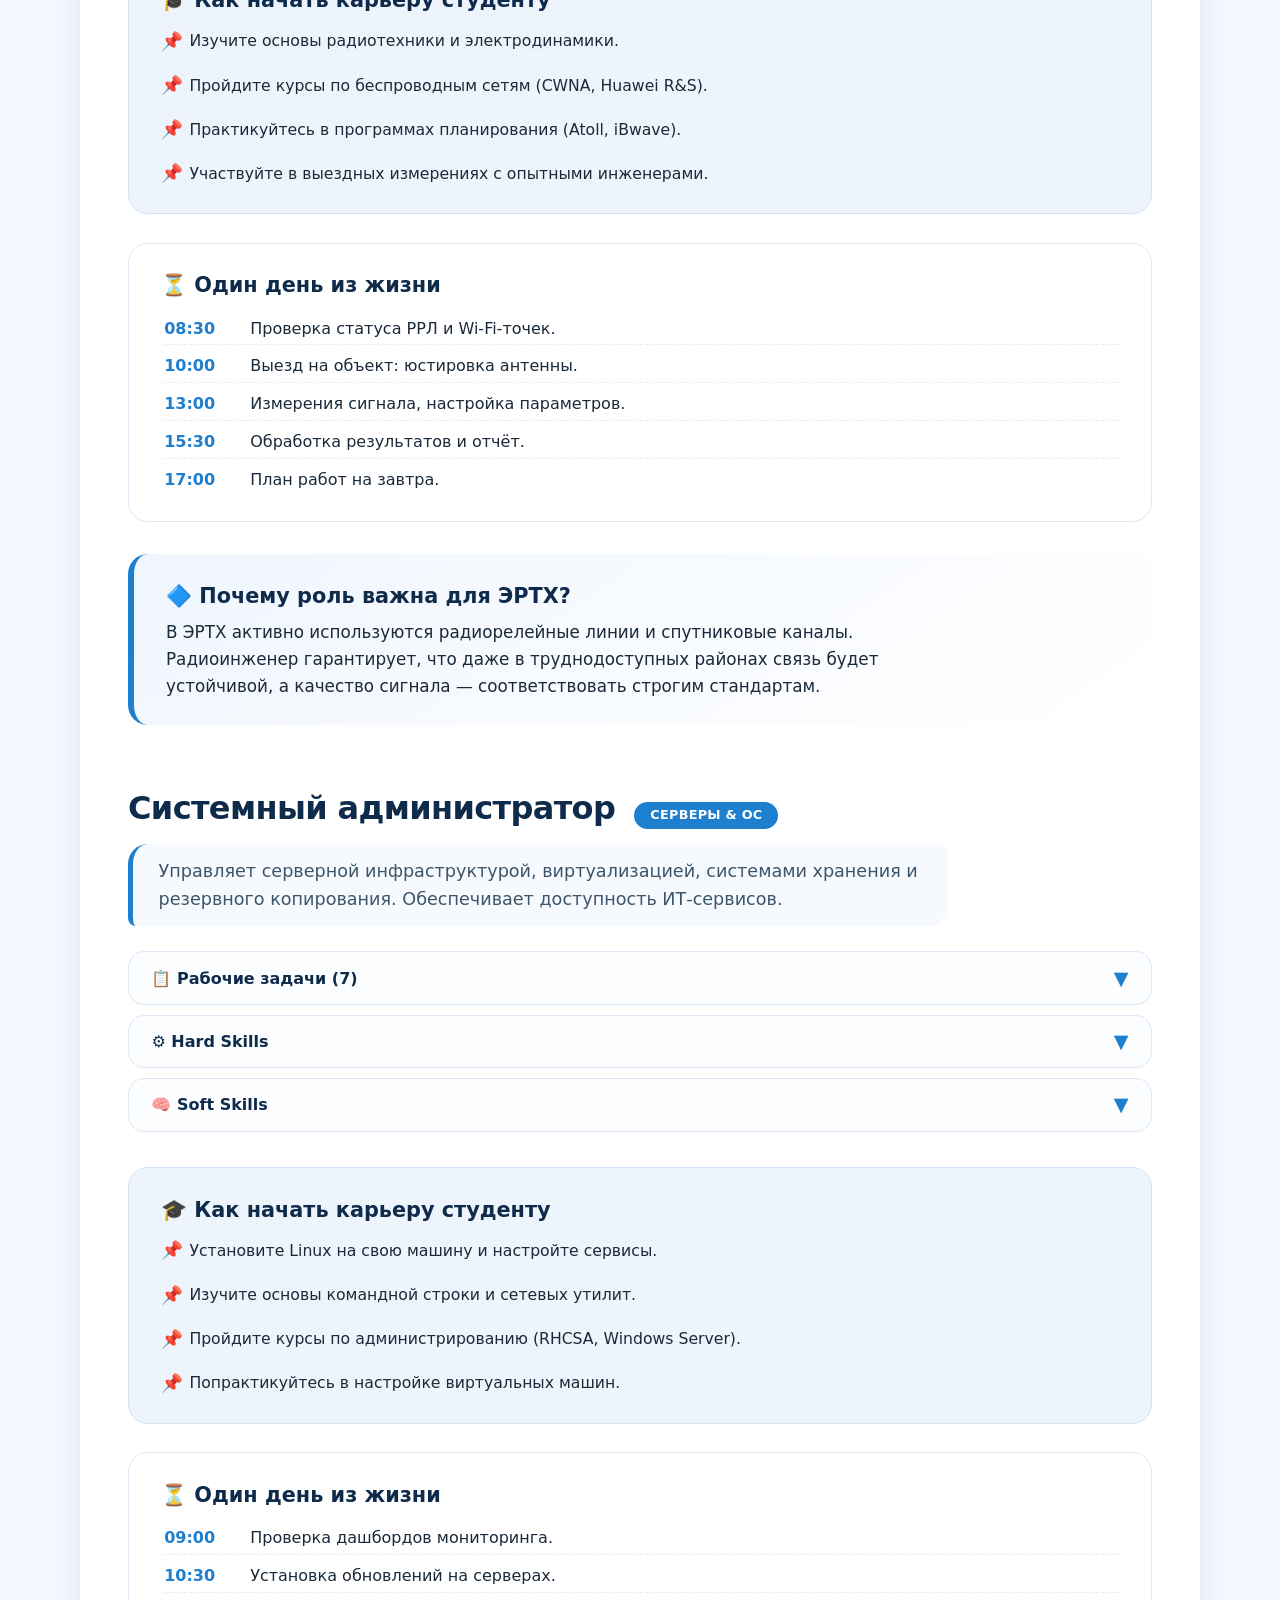
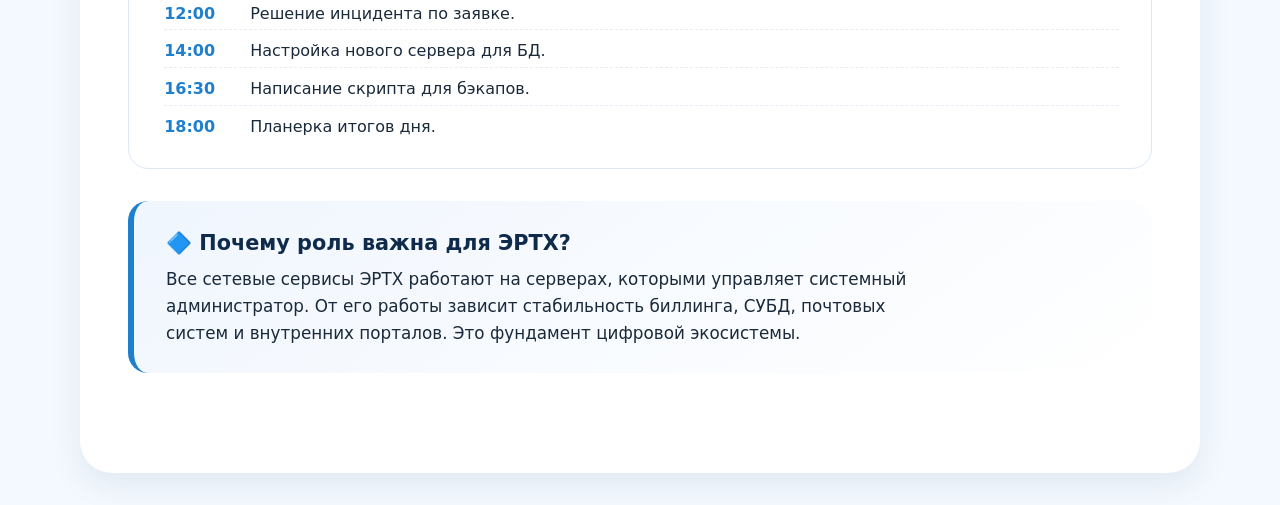
<file: apps/viewer/data/proto/index_2.html>
<!DOCTYPE html>
<html lang="ru">
<head>
    <meta charset="UTF-8" />
    <meta name="viewport" content="width=device-width, initial-scale=1.0" />
    <title>Инженер по эксплуатации сети | Профессия</title>

    <style>
        /* ----- БАЗОВЫЙ СБРОС И ПЕРЕМЕННЫЕ ----- */
        * {
            margin: 0;
            padding: 0;
            box-sizing: border-box;
        }

        :root {
            --primary: #0f2b4b;
            --primary-light: #1a5f9e;
            --accent: #1f7fcf;
            --bg-light: #f4f9ff;
            --text-dark: #1a2a3a;
            --text-muted: #3d556b;
            --border-soft: #dce8f5;
            --shadow-card: 0 12px 32px rgba(15, 43, 75, 0.08);
            --radius-lg: 32px;
            --radius-md: 20px;
            --transition: 0.25s cubic-bezier(0.2, 0, 0, 1);
        }

        html {
            scroll-behavior: smooth;
        }

        body {
            font-family: system-ui, -apple-system, 'Segoe UI', Roboto, 'Helvetica Neue', sans-serif;
            background: var(--bg-light);
            color: var(--text-dark);
            line-height: 1.6;
            padding: 2rem 1.5rem;
        }

        .container {
            max-width: 1120px;
            margin: 0 auto;
            background: #ffffff;
            border-radius: var(--radius-lg);
            padding: 2.8rem 3rem 3.5rem;
            box-shadow: var(--shadow-card);
            transition: box-shadow var(--transition);
        }

        .container:hover {
            box-shadow: 0 20px 48px rgba(15, 43, 75, 0.12);
        }

        /* ----- ШАПКА (HEADER) ----- */
        .header {
            margin-bottom: 2.8rem;
        }

        .main-title {
            font-size: 3.4rem;
            font-weight: 750;
            letter-spacing: -0.03em;
            line-height: 1.1;
            color: var(--primary);
        }

        .main-title .accent {
            color: var(--accent);
            position: relative;
        }
        .main-title .accent::after {
            content: '';
            position: absolute;
            left: 0;
            bottom: 4px;
            width: 100%;
            height: 6px;
            background: var(--accent);
            opacity: 0.2;
            border-radius: 4px;
        }

        .title-sub {
            font-size: 1.1rem;
            font-weight: 450;
            color: var(--text-muted);
            margin-top: -0.1rem;
            letter-spacing: 0.02em;
            border-bottom: 2px solid var(--border-soft);
            padding-bottom: 0.8rem;
            display: inline-block;
        }

        /* ----- НАВИГАЦИЯ ПО ПРОФЕССИЯМ (СПИСОК) ----- */
        .prof-nav {
            background: #f0f6fe;
            border-radius: 60px;
            padding: 0.6rem 1.2rem;
            margin-bottom: 2.8rem;
            display: flex;
            flex-wrap: wrap;
            align-items: center;
            gap: 0.3rem 0.8rem;
            border: 1px solid var(--border-soft);
        }

        .prof-nav-label {
            font-weight: 600;
            color: var(--primary);
            font-size: 0.9rem;
            letter-spacing: 0.03em;
            margin-right: 0.4rem;
        }

        .prof-link {
            display: inline-block;
            padding: 0.4rem 1.2rem;
            border-radius: 40px;
            font-size: 0.95rem;
            font-weight: 500;
            color: var(--text-dark);
            background: transparent;
            border: 1px solid transparent;
            transition: var(--transition);
            cursor: pointer;
            text-decoration: none;
        }

        .prof-link:hover {
            background: #ffffff;
            border-color: var(--accent);
            color: var(--primary);
            box-shadow: 0 4px 12px rgba(26, 95, 158, 0.08);
            transform: translateY(-2px);
        }

        .prof-link:active {
            transform: scale(0.96);
        }

        /* ----- ОПИСАНИЕ ПРОФЕССИЙ (КАРТОЧКИ) ----- */
        .prof-section {
            margin-bottom: 3.2rem;
            padding-top: 0.4rem;
            scroll-margin-top: 1.2rem;
        }

        .prof-section:last-of-type {
            margin-bottom: 2.8rem;
        }

        .prof-header {
            display: flex;
            align-items: baseline;
            flex-wrap: wrap;
            gap: 0.6rem 1.2rem;
            margin-bottom: 0.6rem;
        }

        .prof-name {
            font-size: 2rem;
            font-weight: 700;
            color: var(--primary);
            letter-spacing: -0.02em;
        }

        .prof-badge {
            font-size: 0.8rem;
            font-weight: 600;
            background: var(--accent);
            color: #fff;
            padding: 0.2rem 1rem;
            border-radius: 40px;
            letter-spacing: 0.02em;
            text-transform: uppercase;
        }

        .prof-desc {
            font-size: 1.1rem;
            color: var(--text-muted);
            background: #f6faff;
            padding: 0.8rem 1.6rem;
            border-radius: 20px 8px 20px 8px;
            border-left: 5px solid var(--accent);
            margin-bottom: 1.6rem;
            max-width: 820px;
        }

        /* ----- СПОЙЛЕРЫ (аккордеон) ----- */
        .spoiler-group {
            display: flex;
            flex-direction: column;
            gap: 0.6rem;
            margin: 1.2rem 0 1.8rem;
        }

        .spoiler-item {
            border: 1px solid var(--border-soft);
            border-radius: 16px;
            overflow: hidden;
            background: #fbfdff;
            transition: border-color var(--transition);
        }

        .spoiler-item:hover {
            border-color: #b6cee9;
        }

        .spoiler-toggle {
            display: flex;
            justify-content: space-between;
            align-items: center;
            width: 100%;
            padding: 0.9rem 1.4rem;
            background: transparent;
            border: none;
            font-size: 1rem;
            font-weight: 600;
            color: var(--primary);
            cursor: pointer;
            transition: background var(--transition);
            text-align: left;
            font-family: inherit;
        }

        .spoiler-toggle:hover {
            background: #eef5fe;
        }

        .spoiler-toggle .arrow {
            font-size: 1.2rem;
            transition: transform var(--transition);
            color: var(--accent);
        }

        .spoiler-content {
            max-height: 0;
            overflow: hidden;
            transition: max-height 0.35s ease, padding 0.3s ease;
            padding: 0 1.4rem;
            background: #ffffff;
        }

        .spoiler-content-inner {
            padding: 0.4rem 0 1.2rem;
            color: var(--text-dark);
        }

        .spoiler-content-inner ul {
            list-style: none;
            padding-left: 0.4rem;
        }

        .spoiler-content-inner li {
            position: relative;
            padding-left: 1.6rem;
            margin-bottom: 0.35rem;
        }

        .spoiler-content-inner li::before {
            content: "▹";
            position: absolute;
            left: 0;
            color: var(--accent);
            font-weight: 600;
        }

        .skills-grid {
            display: flex;
            flex-wrap: wrap;
            gap: 0.6rem 1rem;
            margin-top: 0.4rem;
        }

        .skill-tag {
            background: #e8f0fe;
            padding: 0.2rem 1rem;
            border-radius: 40px;
            font-size: 0.9rem;
            color: var(--primary);
            font-weight: 500;
        }

        .skill-tag.soft {
            background: #e6f3e8;
            color: #1d6b3a;
        }

        /* Открытое состояние — через класс .open (добавляется JS) */
        .spoiler-item.open .spoiler-content {
            max-height: 600px;
            padding: 0 1.4rem;
        }

        .spoiler-item.open .arrow {
            transform: rotate(180deg);
        }

        /* ----- БЛОК "КАК НАЧАТЬ КАРЬЕРУ" ----- */
        .career-block {
            background: #eef4fc;
            border-radius: var(--radius-md);
            padding: 1.6rem 2rem;
            margin: 2.2rem 0 1.8rem;
            border: 1px solid #d3e2f5;
        }

        .career-block h3 {
            font-size: 1.3rem;
            color: var(--primary);
            margin-bottom: 0.6rem;
            display: flex;
            align-items: center;
            gap: 0.6rem;
        }

        .career-steps {
            display: flex;
            flex-wrap: wrap;
            gap: 1rem 1.8rem;
            list-style: none;
            padding-left: 0;
        }

        .career-steps li {
            display: flex;
            align-items: center;
            gap: 0.4rem;
            font-size: 0.98rem;
        }

        .career-steps li::before {
            content: "📌";
            font-size: 1.1rem;
        }

        /* ----- БЛОК "ОДИН ДЕНЬ ИЗ ЖИЗНИ" ----- */
        .day-block {
            background: #ffffff;
            border-radius: var(--radius-md);
            padding: 1.6rem 2rem;
            margin: 1.8rem 0;
            border: 1px solid var(--border-soft);
        }

        .day-block h3 {
            font-size: 1.3rem;
            color: var(--primary);
            display: flex;
            align-items: center;
            gap: 0.6rem;
            margin-bottom: 0.6rem;
        }

        .day-timeline {
            display: flex;
            flex-direction: column;
            gap: 0.3rem;
            padding-left: 0.2rem;
        }

        .day-timeline-item {
            display: flex;
            gap: 1rem;
            padding: 0.2rem 0;
            border-bottom: 1px dashed #e5ecf5;
        }

        .day-timeline-item:last-child {
            border-bottom: none;
        }

        .day-time {
            font-weight: 600;
            color: var(--accent);
            min-width: 70px;
            flex-shrink: 0;
        }

        /* ----- БЛОК "ПОЧЕМУ РОЛЬ ВАЖНА ДЛЯ ЭРТХ" ----- */
        .importance-block {
            background: linear-gradient(145deg, #f0f6fe, #ffffff);
            border-radius: var(--radius-md);
            padding: 1.6rem 2rem;
            margin: 2rem 0 0.6rem;
            border-left: 6px solid var(--accent);
        }

        .importance-block h3 {
            font-size: 1.3rem;
            color: var(--primary);
            display: flex;
            align-items: center;
            gap: 0.6rem;
            margin-bottom: 0.4rem;
        }

        .importance-block p {
            font-size: 1.05rem;
            color: var(--text-dark);
            max-width: 780px;
        }

        /* ----- АДАПТИВНОСТЬ ----- */
        @media (max-width: 820px) {
            .container {
                padding: 1.8rem 1.4rem 2.2rem;
            }
            .main-title {
                font-size: 2.5rem;
            }
            .prof-nav {
                border-radius: 30px;
                padding: 0.6rem 1rem;
            }
            .prof-link {
                font-size: 0.85rem;
                padding: 0.3rem 0.9rem;
            }
            .prof-name {
                font-size: 1.7rem;
            }
        }

        @media (max-width: 500px) {
            body {
                padding: 0.8rem;
            }
            .container {
                padding: 1.2rem 1rem 1.8rem;
                border-radius: 24px;
            }
            .main-title {
                font-size: 2rem;
            }
            .title-sub {
                font-size: 0.9rem;
            }
            .prof-nav {
                flex-direction: column;
                align-items: stretch;
                border-radius: 20px;
                gap: 0.2rem;
            }
            .prof-link {
                text-align: center;
                padding: 0.5rem 0.8rem;
                border-radius: 30px;
            }
            .prof-desc {
                font-size: 0.95rem;
                padding: 0.6rem 1rem;
            }
            .prof-name {
                font-size: 1.4rem;
            }
            .spoiler-toggle {
                font-size: 0.9rem;
                padding: 0.7rem 1rem;
            }
            .career-steps {
                flex-direction: column;
                gap: 0.3rem;
            }
            .day-timeline-item {
                flex-wrap: wrap;
                gap: 0.1rem;
            }
            .day-time {
                min-width: 60px;
            }
            .importance-block p {
                font-size: 0.95rem;
            }
        }
    </style>
</head>
<body>

<div class="container">

    <!-- ========== ШАПКА ========== -->
    <header class="header">
        <h1 class="main-title">
            Инженер по эксплуатации <span class="accent">сети</span>
        </h1>
        <div class="title-sub">Телекоммуникации · Инфраструктура · Надёжность</div>
    </header>

    <!-- ========== НАВИГАЦИЯ ПО ПРОФЕССИЯМ ========== -->
    <nav class="prof-nav">
        <span class="prof-nav-label">📋 Смежные роли:</span>
        <a href="#prof-network" class="prof-link">Сетевой инженер</a>
        <a href="#prof-support" class="prof-link">Инженер поддержки</a>
        <a href="#prof-radio" class="prof-link">Радиоинженер</a>
        <a href="#prof-sysadmin" class="prof-link">Системный администратор</a>
    </nav>

    <!-- ========================================================== -->
    <!-- 1. ПРОФЕССИЯ: СЕТЕВОЙ ИНЖЕНЕР (ОСНОВНАЯ)                   -->
    <!-- ========================================================== -->
    <section class="prof-section" id="prof-network">
        <div class="prof-header">
            <h2 class="prof-name">Сетевой инженер</h2>
            <span class="prof-badge">основная роль</span>
        </div>
        <div class="prof-desc">
            Проектирует, разворачивает и поддерживает IP-сети. Отвечает за маршрутизацию,
            коммутацию и безопасность на уровне L2/L3.
        </div>

        <!-- СПОЙЛЕРЫ (ЗАДАЧИ, HARD SKILLS, SOFT SKILLS) -->
        <div class="spoiler-group">
            <!-- Задачи -->
            <div class="spoiler-item">
                <button class="spoiler-toggle" aria-expanded="false">
                    <span>📋 Рабочие задачи (7)</span>
                    <span class="arrow">▼</span>
                </button>
                <div class="spoiler-content">
                    <div class="spoiler-content-inner">
                        <ul>
                            <li>Настройка и мониторинг маршрутизаторов (Cisco, Huawei, Juniper).</li>
                            <li>Оптимизация трафика и управление QoS.</li>
                            <li>Диагностика и устранение аварий (troubleshooting).</li>
                            <li>Планирование и резервирование каналов связи.</li>
                            <li>Внедрение политик безопасности (ACL, VPN, Firewall).</li>
                            <li>Документирование сетевой топологии и изменений.</li>
                            <li>Взаимодействие с провайдерами и заказчиками.</li>
                        </ul>
                    </div>
                </div>
            </div>

            <!-- Hard Skills -->
            <div class="spoiler-item">
                <button class="spoiler-toggle" aria-expanded="false">
                    <span>⚙️ Hard Skills</span>
                    <span class="arrow">▼</span>
                </button>
                <div class="spoiler-content">
                    <div class="spoiler-content-inner">
                        <div class="skills-grid">
                            <span class="skill-tag">TCP/IP, BGP, OSPF, MPLS</span>
                            <span class="skill-tag">Cisco IOS / NX-OS</span>
                            <span class="skill-tag">Huawei VRP</span>
                            <span class="skill-tag">Zabbix / Prometheus</span>
                            <span class="skill-tag">Wireshark, tcpdump</span>
                            <span class="skill-tag">Python (автоматизация)</span>
                            <span class="skill-tag">SDN / NFV</span>
                        </div>
                    </div>
                </div>
            </div>

            <!-- Soft Skills -->
            <div class="spoiler-item">
                <button class="spoiler-toggle" aria-expanded="false">
                    <span>🧠 Soft Skills</span>
                    <span class="arrow">▼</span>
                </button>
                <div class="spoiler-content">
                    <div class="spoiler-content-inner">
                        <div class="skills-grid">
                            <span class="skill-tag soft">Аналитическое мышление</span>
                            <span class="skill-tag soft">Стрессоустойчивость</span>
                            <span class="skill-tag soft">Коммуникация</span>
                            <span class="skill-tag soft">Командная работа</span>
                            <span class="skill-tag soft">Системное мышление</span>
                            <span class="skill-tag soft">Самоорганизация</span>
                        </div>
                    </div>
                </div>
            </div>
        </div>

        <!-- КАК НАЧАТЬ КАРЬЕРУ СТУДЕНТУ -->
        <div class="career-block">
            <h3>🎓 Как начать карьеру студенту</h3>
            <ul class="career-steps">
                <li>Изучите основы сетей (CCNA, курсы Huawei).</li>
                <li>Практикуйтесь в эмуляторах (Cisco Packet Tracer, GNS3).</li>
                <li>Участвуйте в стажировках в провайдерах.</li>
                <li>Освойте Linux и базовый Python.</li>
                <li>Следите за вакансиями и проходите собеседования.</li>
            </ul>
        </div>

        <!-- ОДИН ДЕНЬ ИЗ ЖИЗНИ -->
        <div class="day-block">
            <h3>⏳ Один день из жизни</h3>
            <div class="day-timeline">
                <div class="day-timeline-item"><span class="day-time">09:00</span>Планёрка: статус сети, инциденты за ночь.</div>
                <div class="day-timeline-item"><span class="day-time">10:30</span>Мониторинг трафика, анализ графиков.</div>
                <div class="day-timeline-item"><span class="day-time">12:00</span>Настройка нового оборудования по заявке.</div>
                <div class="day-timeline-item"><span class="day-time">14:30</span>Выполнение изменения маршрутизации.</div>
                <div class="day-timeline-item"><span class="day-time">16:00</span>Подготовка отчёта по загрузке каналов.</div>
                <div class="day-timeline-item"><span class="day-time">17:30</span>Завершение задач, передача дежурства.</div>
            </div>
        </div>

        <!-- ПОЧЕМУ РОЛЬ ВАЖНА ДЛЯ ЭРТХ -->
        <div class="importance-block">
            <h3>🔷 Почему роль важна для ЭРТХ?</h3>
            <p>
                ЭРТХ (Единая сеть передачи данных) — это основа цифровой инфраструктуры.
                Инженер по эксплуатации сети обеспечивает <strong>бесперебойную работу</strong>
                всех сервисов: от корпоративных приложений до голосовой связи и видеоконференций.
                Без его работы невозможна стабильная передача данных, а значит — и работа бизнеса.
            </p>
        </div>
    </section>

    <!-- ========================================================== -->
    <!-- 2. ПРОФЕССИЯ: ИНЖЕНЕР ПОДДЕРЖКИ                             -->
    <!-- ========================================================== -->
    <section class="prof-section" id="prof-support">
        <div class="prof-header">
            <h2 class="prof-name">Инженер технической поддержки</h2>
            <span class="prof-badge">L2 / L3</span>
        </div>
        <div class="prof-desc">
            Решает сложные инциденты, эскалированные от первой линии. Глубоко знает продукты,
            архитектуру и умеет быстро восстанавливать сервисы.
        </div>

        <div class="spoiler-group">
            <div class="spoiler-item">
                <button class="spoiler-toggle" aria-expanded="false">
                    <span>📋 Рабочие задачи (6)</span>
                    <span class="arrow">▼</span>
                </button>
                <div class="spoiler-content">
                    <div class="spoiler-content-inner">
                        <ul>
                            <li>Приём и квалификация сложных заявок.</li>
                            <li>Анализ логов, дампов и трассировок.</li>
                            <li>Восстановление сервисов по регламентам.</li>
                            <li>Взаимодействие с разработкой и вендорами.</li>
                            <li>Составление баз знаний и статей для L1.</li>
                            <li>Обучение младших специалистов.</li>
                        </ul>
                    </div>
                </div>
            </div>
            <div class="spoiler-item">
                <button class="spoiler-toggle" aria-expanded="false">
                    <span>⚙️ Hard Skills</span>
                    <span class="arrow">▼</span>
                </button>
                <div class="spoiler-content">
                    <div class="spoiler-content-inner">
                        <div class="skills-grid">
                            <span class="skill-tag">Linux / Windows Server</span>
                            <span class="skill-tag">Стек TCP/IP, DNS, DHCP</span>
                            <span class="skill-tag">Базы данных (SQL)</span>
                            <span class="skill-tag">Скриптинг (Bash, Python)</span>
                            <span class="skill-tag">Jira / ServiceNow</span>
                        </div>
                    </div>
                </div>
            </div>
            <div class="spoiler-item">
                <button class="spoiler-toggle" aria-expanded="false">
                    <span>🧠 Soft Skills</span>
                    <span class="arrow">▼</span>
                </button>
                <div class="spoiler-content">
                    <div class="spoiler-content-inner">
                        <div class="skills-grid">
                            <span class="skill-tag soft">Эмпатия и терпение</span>
                            <span class="skill-tag soft">Системное мышление</span>
                            <span class="skill-tag soft">Умение объяснять сложное</span>
                            <span class="skill-tag soft">Самодисциплина</span>
                        </div>
                    </div>
                </div>
            </div>
        </div>

        <div class="career-block">
            <h3>🎓 Как начать карьеру студенту</h3>
            <ul class="career-steps">
                <li>Освойте ОС Linux и базовые сетевые утилиты.</li>
                <li>Пройдите курсы по ITIL / ITSM.</li>
                <li>Практикуйтесь в решении кейсов на платформах (например, Cisco Networking Academy).</li>
                <li>Начните с позиции L1, чтобы понять процессы.</li>
            </ul>
        </div>

        <div class="day-block">
            <h3>⏳ Один день из жизни</h3>
            <div class="day-timeline">
                <div class="day-timeline-item"><span class="day-time">09:00</span>Разбор утренних эскалаций.</div>
                <div class="day-timeline-item"><span class="day-time">11:00</span>Работа с логами, поиск первопричины.</div>
                <div class="day-timeline-item"><span class="day-time">13:30</span>Колл с вендором по багу.</div>
                <div class="day-timeline-item"><span class="day-time">15:00</span>Документирование решения.</div>
                <div class="day-timeline-item"><span class="day-time">17:00</span>Обучение коллег из L1.</div>
            </div>
        </div>

        <div class="importance-block">
            <h3>🔷 Почему роль важна для ЭРТХ?</h3>
            <p>
                Инженеры поддержки — это «скорая помощь» для сети. Они минимизируют время простоя
                и сохраняют репутацию ЭРТХ как надёжного партнёра. Без них даже небольшая ошибка
                могла бы привести к серьёзным сбоям.
            </p>
        </div>
    </section>

    <!-- ========================================================== -->
    <!-- 3. ПРОФЕССИЯ: РАДИОИНЖЕНЕР                                 -->
    <!-- ========================================================== -->
    <section class="prof-section" id="prof-radio">
        <div class="prof-header">
            <h2 class="prof-name">Радиоинженер</h2>
            <span class="prof-badge">Беспроводные сети</span>
        </div>
        <div class="prof-desc">
            Проектирует и обслуживает радиорелейные линии, Wi-Fi-сети и оборудование 5G.
            Обеспечивает качество покрытия и устойчивость радиоканалов.
        </div>

        <div class="spoiler-group">
            <div class="spoiler-item">
                <button class="spoiler-toggle" aria-expanded="false">
                    <span>📋 Рабочие задачи (6)</span>
                    <span class="arrow">▼</span>
                </button>
                <div class="spoiler-content">
                    <div class="spoiler-content-inner">
                        <ul>
                            <li>Измерение уровня сигнала и качества канала.</li>
                            <li>Настройка радиорелейных станций (RRL).</li>
                            <li>Планирование частот и минимизация помех.</li>
                            <li>Мониторинг параметров беспроводных сегментов.</li>
                            <li>Выезды на объекты для пуско-наладочных работ.</li>
                            <li>Анализ статистики и отчёты по покрытию.</li>
                        </ul>
                    </div>
                </div>
            </div>
            <div class="spoiler-item">
                <button class="spoiler-toggle" aria-expanded="false">
                    <span>⚙️ Hard Skills</span>
                    <span class="arrow">▼</span>
                </button>
                <div class="spoiler-content">
                    <div class="spoiler-content-inner">
                        <div class="skills-grid">
                            <span class="skill-tag">Радиоволны, частотное планирование</span>
                            <span class="skill-tag">Оборудование: Huawei, Ericsson</span>
                            <span class="skill-tag">Wi-Fi 6 / 5G NR</span>
                            <span class="skill-tag">Спектроанализаторы</span>
                            <span class="skill-tag">iBwave, Atoll</span>
                        </div>
                    </div>
                </div>
            </div>
            <div class="spoiler-item">
                <button class="spoiler-toggle" aria-expanded="false">
                    <span>🧠 Soft Skills</span>
                    <span class="arrow">▼</span>
                </button>
                <div class="spoiler-content">
                    <div class="spoiler-content-inner">
                        <div class="skills-grid">
                            <span class="skill-tag soft">Пространственное мышление</span>
                            <span class="skill-tag soft">Работа руками (монтаж)</span>
                            <span class="skill-tag soft">Внимание к деталям</span>
                            <span class="skill-tag soft">Коммуникация с подрядчиками</span>
                        </div>
                    </div>
                </div>
            </div>
        </div>

        <div class="career-block">
            <h3>🎓 Как начать карьеру студенту</h3>
            <ul class="career-steps">
                <li>Изучите основы радиотехники и электродинамики.</li>
                <li>Пройдите курсы по беспроводным сетям (CWNA, Huawei R&S).</li>
                <li>Практикуйтесь в программах планирования (Atoll, iBwave).</li>
                <li>Участвуйте в выездных измерениях с опытными инженерами.</li>
            </ul>
        </div>

        <div class="day-block">
            <h3>⏳ Один день из жизни</h3>
            <div class="day-timeline">
                <div class="day-timeline-item"><span class="day-time">08:30</span>Проверка статуса РРЛ и Wi-Fi-точек.</div>
                <div class="day-timeline-item"><span class="day-time">10:00</span>Выезд на объект: юстировка антенны.</div>
                <div class="day-timeline-item"><span class="day-time">13:00</span>Измерения сигнала, настройка параметров.</div>
                <div class="day-timeline-item"><span class="day-time">15:30</span>Обработка результатов и отчёт.</div>
                <div class="day-timeline-item"><span class="day-time">17:00</span>План работ на завтра.</div>
            </div>
        </div>

        <div class="importance-block">
            <h3>🔷 Почему роль важна для ЭРТХ?</h3>
            <p>
                В ЭРТХ активно используются радиорелейные линии и спутниковые каналы.
                Радиоинженер гарантирует, что даже в труднодоступных районах связь будет
                устойчивой, а качество сигнала — соответствовать строгим стандартам.
            </p>
        </div>
    </section>

    <!-- ========================================================== -->
    <!-- 4. ПРОФЕССИЯ: СИСТЕМНЫЙ АДМИНИСТРАТОР                       -->
    <!-- ========================================================== -->
    <section class="prof-section" id="prof-sysadmin">
        <div class="prof-header">
            <h2 class="prof-name">Системный администратор</h2>
            <span class="prof-badge">Серверы & ОС</span>
        </div>
        <div class="prof-desc">
            Управляет серверной инфраструктурой, виртуализацией, системами хранения
            и резервного копирования. Обеспечивает доступность ИТ-сервисов.
        </div>

        <div class="spoiler-group">
            <div class="spoiler-item">
                <button class="spoiler-toggle" aria-expanded="false">
                    <span>📋 Рабочие задачи (7)</span>
                    <span class="arrow">▼</span>
                </button>
                <div class="spoiler-content">
                    <div class="spoiler-content-inner">
                        <ul>
                            <li>Установка и настройка серверных ОС (Linux, Windows).</li>
                            <li>Мониторинг ресурсов (CPU, RAM, диски).</li>
                            <li>Резервное копирование и восстановление данных.</li>
                            <li>Управление виртуальными средами (VMware, KVM).</li>
                            <li>Обновления ПО и патчи безопасности.</li>
                            <li>Автоматизация рутинных задач (Ansible, PowerShell).</li>
                            <li>Администрирование Active Directory и DNS.</li>
                        </ul>
                    </div>
                </div>
            </div>
            <div class="spoiler-item">
                <button class="spoiler-toggle" aria-expanded="false">
                    <span>⚙️ Hard Skills</span>
                    <span class="arrow">▼</span>
                </button>
                <div class="spoiler-content">
                    <div class="spoiler-content-inner">
                        <div class="skills-grid">
                            <span class="skill-tag">Linux (Ubuntu, CentOS, Astra)</span>
                            <span class="skill-tag">Windows Server, AD</span>
                            <span class="skill-tag">VMware vSphere / Proxmox</span>
                            <span class="skill-tag">Скриптинг (Bash, Python, PowerShell)</span>
                            <span class="skill-tag">Ansible, Terraform</span>
                            <span class="skill-tag">СУБД (PostgreSQL, MySQL)</span>
                        </div>
                    </div>
                </div>
            </div>
            <div class="spoiler-item">
                <button class="spoiler-toggle" aria-expanded="false">
                    <span>🧠 Soft Skills</span>
                    <span class="arrow">▼</span>
                </button>
                <div class="spoiler-content">
                    <div class="spoiler-content-inner">
                        <div class="skills-grid">
                            <span class="skill-tag soft">Логическое мышление</span>
                            <span class="skill-tag soft">Умение работать в режиме 24/7</span>
                            <span class="skill-tag soft">Документирование</span>
                            <span class="skill-tag soft">Коммуникация с разработчиками</span>
                        </div>
                    </div>
                </div>
            </div>
        </div>

        <div class="career-block">
            <h3>🎓 Как начать карьеру студенту</h3>
            <ul class="career-steps">
                <li>Установите Linux на свою машину и настройте сервисы.</li>
                <li>Изучите основы командной строки и сетевых утилит.</li>
                <li>Пройдите курсы по администрированию (RHCSA, Windows Server).</li>
                <li>Попрактикуйтесь в настройке виртуальных машин.</li>
            </ul>
        </div>

        <div class="day-block">
            <h3>⏳ Один день из жизни</h3>
            <div class="day-timeline">
                <div class="day-timeline-item"><span class="day-time">09:00</span>Проверка дашбордов мониторинга.</div>
                <div class="day-timeline-item"><span class="day-time">10:30</span>Установка обновлений на серверах.</div>
                <div class="day-timeline-item"><span class="day-time">12:00</span>Решение инцидента по заявке.</div>
                <div class="day-timeline-item"><span class="day-time">14:00</span>Настройка нового сервера для БД.</div>
                <div class="day-timeline-item"><span class="day-time">16:30</span>Написание скрипта для бэкапов.</div>
                <div class="day-timeline-item"><span class="day-time">18:00</span>Планерка итогов дня.</div>
            </div>
        </div>

        <div class="importance-block">
            <h3>🔷 Почему роль важна для ЭРТХ?</h3>
            <p>
                Все сетевые сервисы ЭРТХ работают на серверах, которыми управляет системный
                администратор. От его работы зависит стабильность биллинга, СУБД, почтовых
                систем и внутренних порталов. Это фундамент цифровой экосистемы.
            </p>
        </div>
    </section>

</div>
<!-- конец .container -->

<!-- ========== НЕБОЛЬШОЙ JS ДЛЯ СПОЙЛЕРОВ ========== -->
<script>
    (function() {
        const toggles = document.querySelectorAll('.spoiler-toggle');

        toggles.forEach(btn => {
            btn.addEventListener('click', function() {
                const item = this.closest('.spoiler-item');
                if (!item) return;

                // Переключаем класс open
                const isOpen = item.classList.contains('open');
                // Закрываем все остальные спойлеры в этой группе (опционально)
                // Но оставим только переключение текущего (аккордеон)
                // Чтобы сделать аккордеон — раскомментировать блок ниже
                /*
                const parentGroup = item.closest('.spoiler-group');
                if (parentGroup) {
                    parentGroup.querySelectorAll('.spoiler-item').forEach(other => {
                        if (other !== item && other.classList.contains('open')) {
                            other.classList.remove('open');
                        }
                    });
                }
                */

                item.classList.toggle('open');
                const expanded = item.classList.contains('open');
                this.setAttribute('aria-expanded', expanded);
            });
        });

        // Дополнительно: плавный скролл для ссылок навигации (уже есть scroll-behavior)
        // Можно добавить небольшую подсветку при клике
        const navLinks = document.querySelectorAll('.prof-link');
        navLinks.forEach(link => {
            link.addEventListener('click', function(e) {
                // убираем активный класс у всех
                navLinks.forEach(l => l.style.background = 'transparent');
                this.style.background = '#ffffff';
                this.style.borderColor = 'var(--accent)';
                // сброс через 2с
                setTimeout(() => {
                    this.style.background = '';
                    this.style.borderColor = '';
                }, 1200);
            });
        });
    })();
</script>

</body>
</html>
</file>
